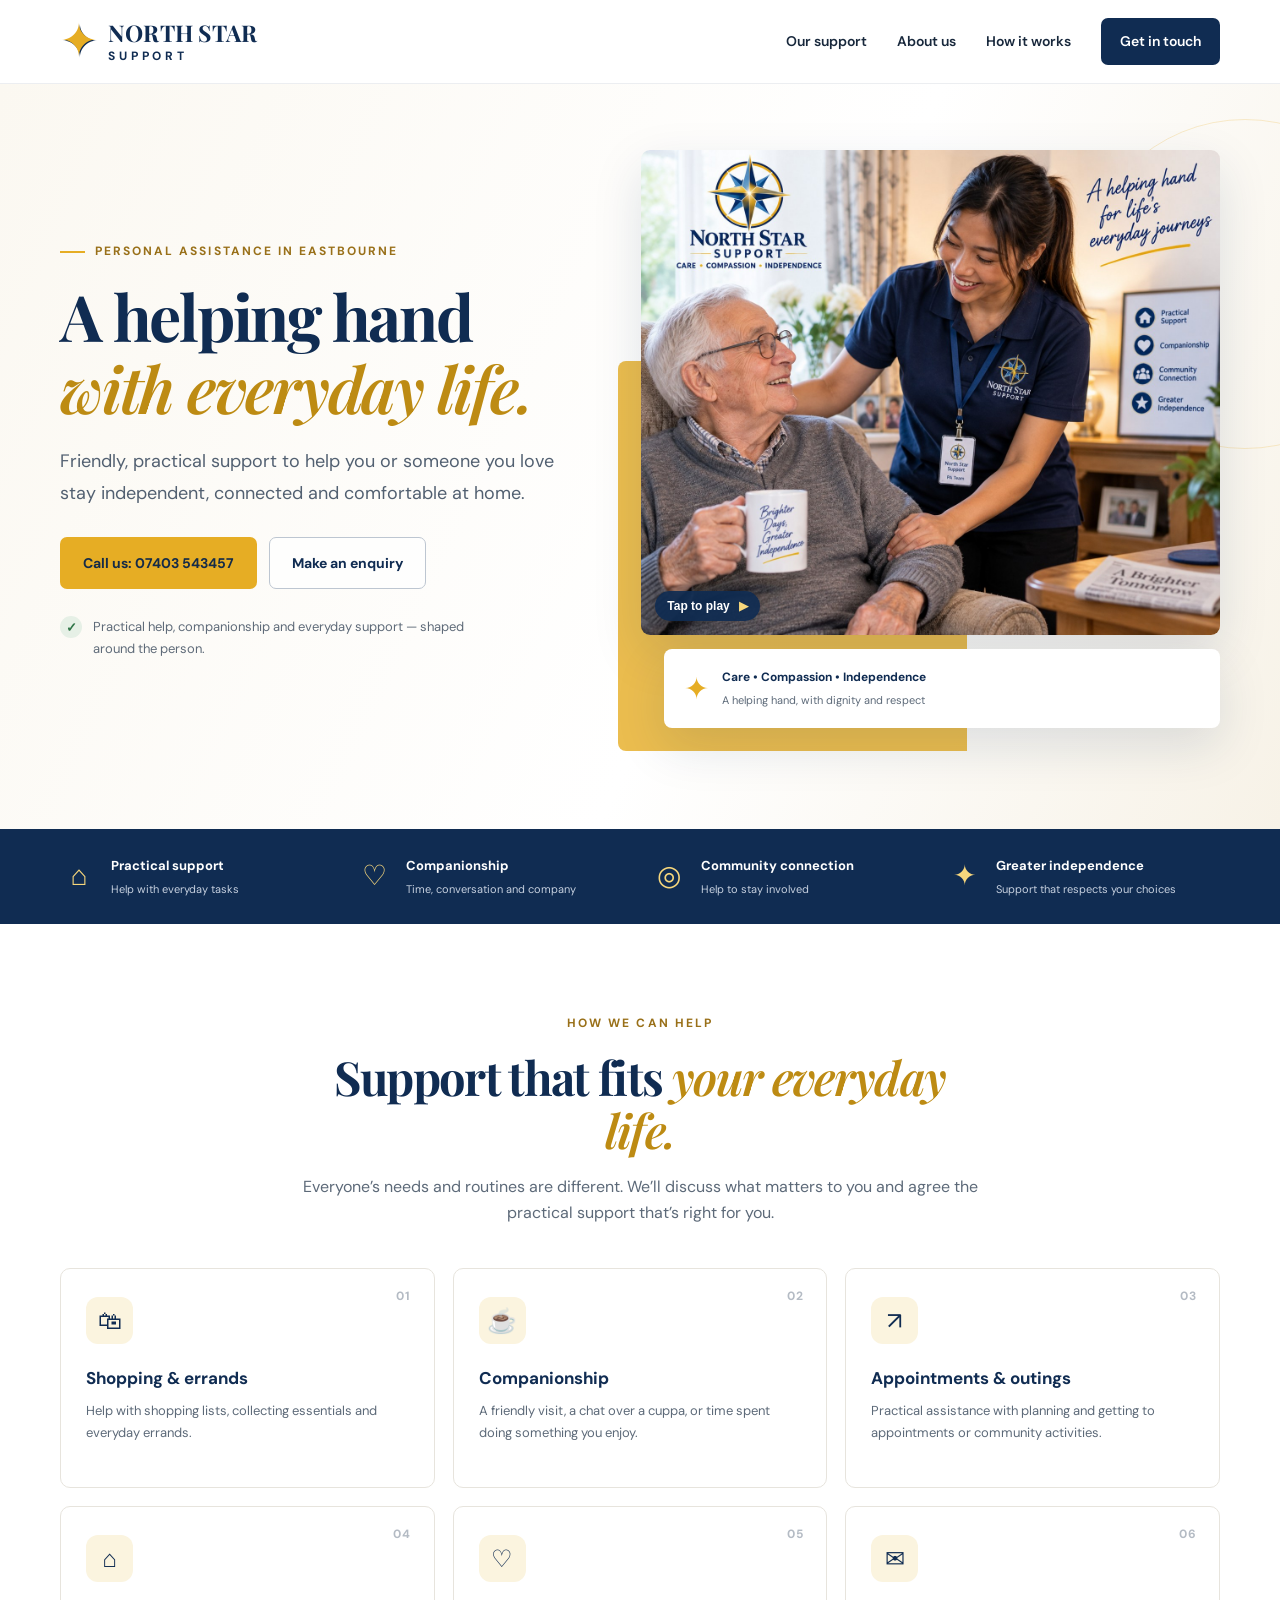
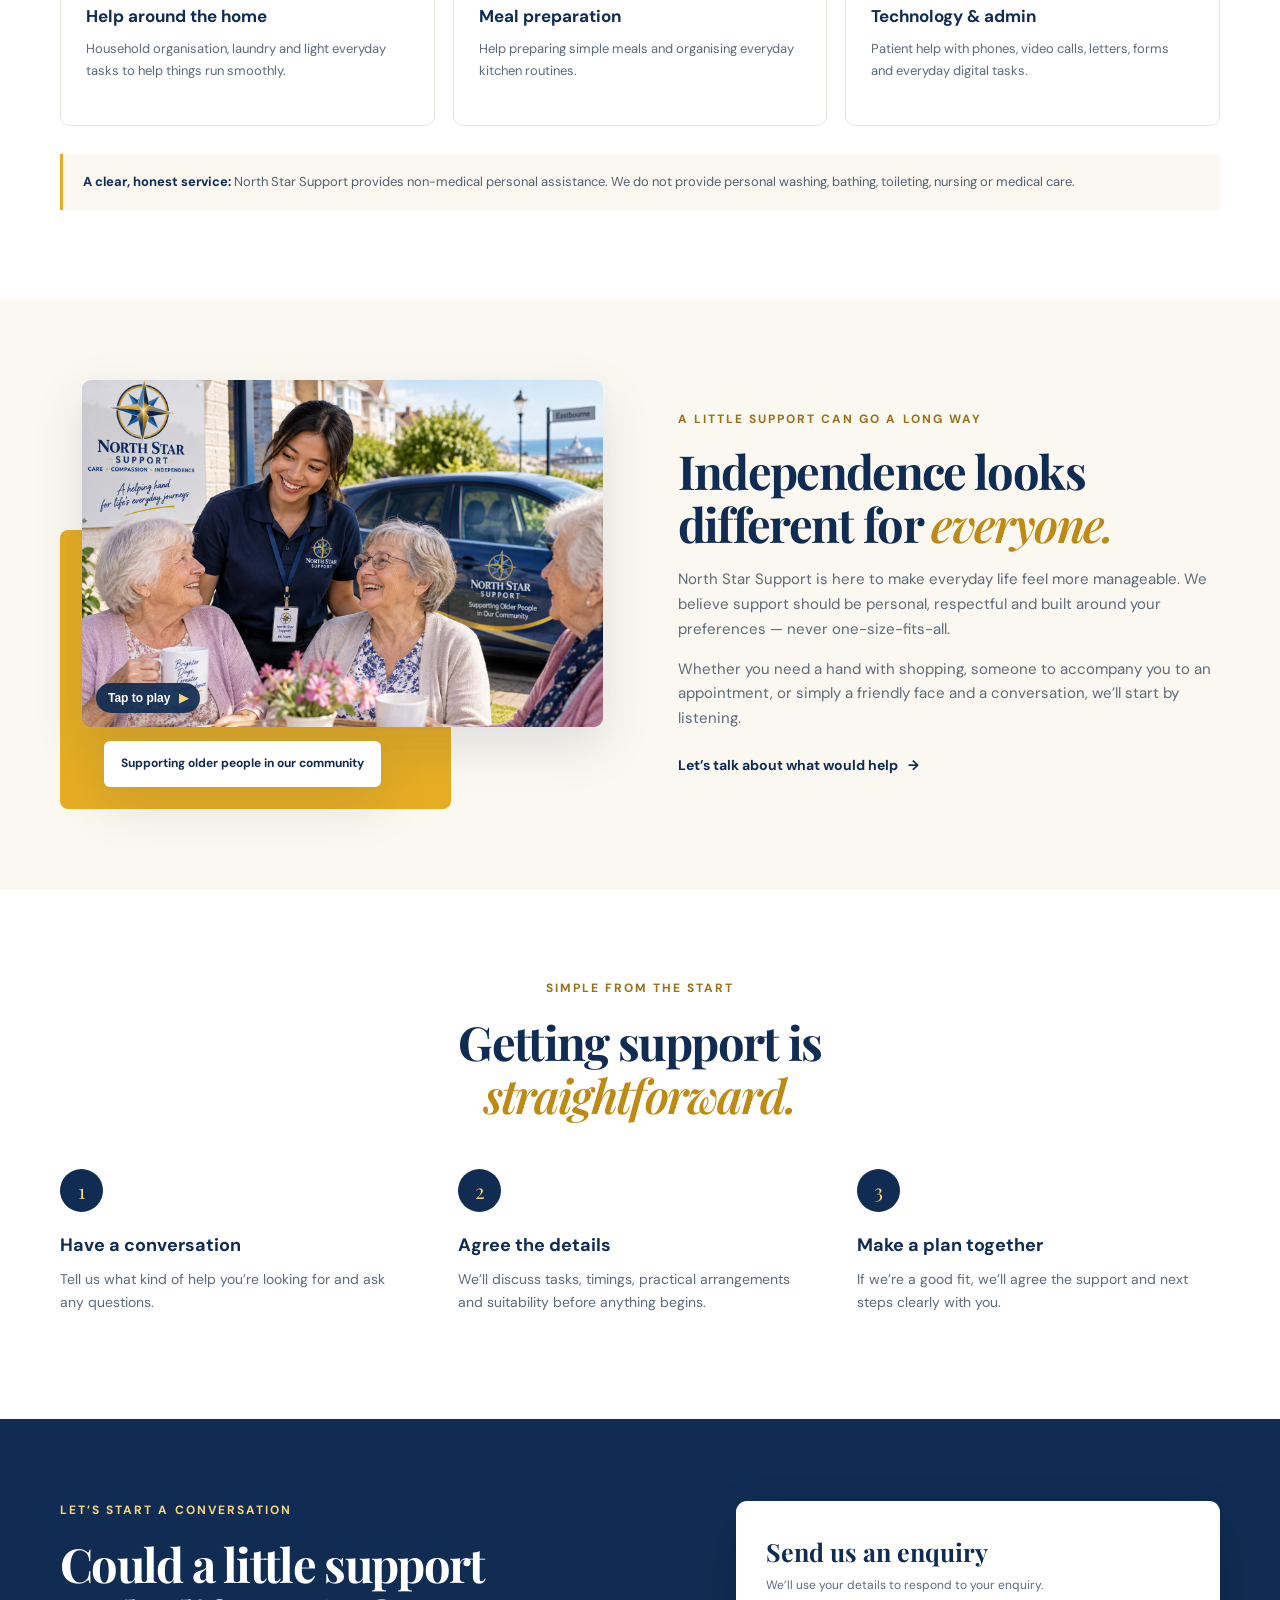
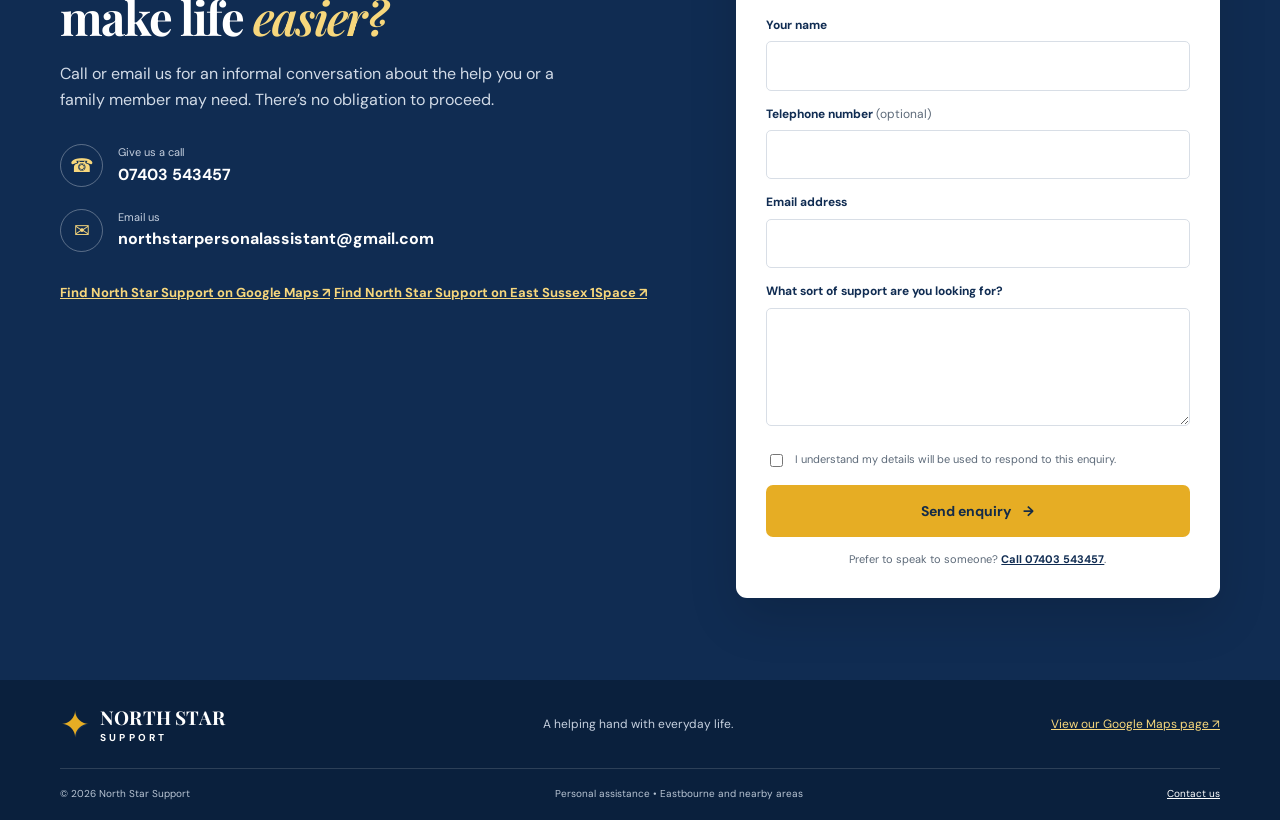
<file: index.html>
<!doctype html>
<html lang="en-GB">
<head>
  <meta charset="utf-8">
  <meta name="viewport" content="width=device-width, initial-scale=1">
  <meta name="theme-color" content="#102c52">
  <meta name="description" content="Friendly, practical personal assistance in Eastbourne and nearby areas. Help with shopping, appointments, companionship and everyday tasks, supporting independence at home.">
  <title>North Star Support | Personal Assistance in Eastbourne</title>
  <link rel="preconnect" href="https://fonts.googleapis.com">
  <link rel="preconnect" href="https://fonts.gstatic.com" crossorigin>
  <link href="https://fonts.googleapis.com/css2?family=DM+Sans:wght@400;500;600;700&family=Playfair+Display:wght@600;700&display=swap" rel="stylesheet">
  <link rel="stylesheet" href="styles.css">
</head>
<body>
  <a class="skip-link" href="#main">Skip to content</a>
  <header class="site-header">
    <div class="container header-inner">
      <a class="brand" href="#top" aria-label="North Star Support home">
        <span class="brand-star" aria-hidden="true">✦</span>
        <span class="brand-words"><strong>North Star</strong><span>SUPPORT</span></span>
      </a>
      <button class="menu-toggle" aria-expanded="false" aria-controls="main-nav">Menu <span aria-hidden="true">☰</span></button>
      <nav id="main-nav" class="main-nav" aria-label="Main navigation">
        <a href="#services">Our support</a><a href="#about">About us</a><a href="#how-it-works">How it works</a><a href="#contact" class="nav-cta">Get in touch</a>
      </nav>
    </div>
  </header>

  <main id="main">
    <section class="hero" id="top">
      <div class="container hero-grid">
        <div class="hero-copy">
          <p class="eyebrow"><span></span> Personal assistance in Eastbourne</p>
          <h1>A helping hand <em>with everyday life.</em></h1>
          <p class="hero-intro">Friendly, practical support to help you or someone you love stay independent, connected and comfortable at home.</p>
          <div class="hero-actions">
            <a class="button button-gold" href="tel:07403543457">Call us: 07403 543457</a>
            <a class="button button-outline" href="#contact">Make an enquiry</a>
          </div>
          <div class="hero-note"><span class="check">✓</span><span>Practical help, companionship and everyday support — shaped around the person.</span></div>
        </div>
        <div class="hero-image-wrap">
          <button class="hero-media" type="button" aria-label="Tap to play North Star Support video" aria-pressed="false">
            <img class="hero-image" src="assets/support-at-home.jpg" alt="A North Star Support personal assistant sharing a friendly moment with an older man at home">
            <video class="hero-video" muted playsinline preload="metadata" aria-hidden="true" tabindex="-1">
              <source src="assets/support-animation.mp4" type="video/mp4">
            </video>
            <span class="media-hint">Tap to play <span aria-hidden="true">▶</span></span>
          </button>
          <div class="image-caption"><span class="caption-star">✦</span><span><strong>Care • Compassion • Independence</strong><small>A helping hand, with dignity and respect</small></span></div>
        </div>
      </div>
      <div class="hero-swoosh" aria-hidden="true"></div>
    </section>

    <section class="trust-strip" aria-label="Our approach">
      <div class="container trust-grid">
        <div><span class="trust-icon">⌂</span><span><strong>Practical support</strong><small>Help with everyday tasks</small></span></div>
        <div><span class="trust-icon">♡</span><span><strong>Companionship</strong><small>Time, conversation and company</small></span></div>
        <div><span class="trust-icon">◎</span><span><strong>Community connection</strong><small>Help to stay involved</small></span></div>
        <div><span class="trust-icon">✦</span><span><strong>Greater independence</strong><small>Support that respects your choices</small></span></div>
      </div>
    </section>

    <section class="section services" id="services">
      <div class="container">
        <div class="section-heading">
          <p class="eyebrow">How we can help</p>
          <h2>Support that fits <em>your everyday life.</em></h2>
          <p>Everyone’s needs and routines are different. We’ll discuss what matters to you and agree the practical support that’s right for you.</p>
        </div>
        <div class="service-grid">
          <article class="service-card"><span class="service-number">01</span><span class="service-icon">🛍</span><h3>Shopping & errands</h3><p>Help with shopping lists, collecting essentials and everyday errands.</p></article>
          <article class="service-card"><span class="service-number">02</span><span class="service-icon">☕</span><h3>Companionship</h3><p>A friendly visit, a chat over a cuppa, or time spent doing something you enjoy.</p></article>
          <article class="service-card"><span class="service-number">03</span><span class="service-icon">↗</span><h3>Appointments & outings</h3><p>Practical assistance with planning and getting to appointments or community activities.</p></article>
          <article class="service-card"><span class="service-number">04</span><span class="service-icon">⌂</span><h3>Help around the home</h3><p>Household organisation, laundry and light everyday tasks to help things run smoothly.</p></article>
          <article class="service-card"><span class="service-number">05</span><span class="service-icon">♡</span><h3>Meal preparation</h3><p>Help preparing simple meals and organising everyday kitchen routines.</p></article>
          <article class="service-card"><span class="service-number">06</span><span class="service-icon">✉</span><h3>Technology & admin</h3><p>Patient help with phones, video calls, letters, forms and everyday digital tasks.</p></article>
        </div>
        <p class="service-boundary"><strong>A clear, honest service:</strong> North Star Support provides non-medical personal assistance. We do not provide personal washing, bathing, toileting, nursing or medical care.</p>
      </div>
    </section>

    <section class="about-section" id="about">
      <div class="container about-grid">
        <div class="about-image-wrap">
          <button class="hero-media community-media" type="button" aria-label="Tap to play community support video" aria-pressed="false">
            <img class="hero-image" src="assets/community-support.jpg" alt="A North Star Support assistant chatting with older women in the Eastbourne community">
            <video class="hero-video" muted playsinline preload="metadata" aria-hidden="true" tabindex="-1">
              <source src="assets/community-animation.mp4" type="video/mp4">
            </video>
            <span class="media-hint">Tap to play <span aria-hidden="true">▶</span></span>
          </button>
          <span class="photo-label">Supporting older people in our community</span>
        </div>
        <div class="about-copy"><p class="eyebrow">A little support can go a long way</p><h2>Independence looks different for <em>everyone.</em></h2><p>North Star Support is here to make everyday life feel more manageable. We believe support should be personal, respectful and built around your preferences — never one-size-fits-all.</p><p>Whether you need a hand with shopping, someone to accompany you to an appointment, or simply a friendly face and a conversation, we’ll start by listening.</p><a class="text-link" href="#contact">Let’s talk about what would help <span aria-hidden="true">→</span></a></div>
      </div>
    </section>

    <section class="section process" id="how-it-works">
      <div class="container">
        <div class="section-heading"><p class="eyebrow">Simple from the start</p><h2>Getting support is <em>straightforward.</em></h2></div>
        <div class="steps-grid">
          <article class="step"><span>1</span><h3>Have a conversation</h3><p>Tell us what kind of help you’re looking for and ask any questions.</p></article>
          <article class="step"><span>2</span><h3>Agree the details</h3><p>We’ll discuss tasks, timings, practical arrangements and suitability before anything begins.</p></article>
          <article class="step"><span>3</span><h3>Make a plan together</h3><p>If we’re a good fit, we’ll agree the support and next steps clearly with you.</p></article>
        </div>
      </div>
    </section>

    <section class="contact-section" id="contact">
      <div class="container contact-grid">
        <div class="contact-copy"><p class="eyebrow eyebrow-light">Let’s start a conversation</p><h2>Could a little support make life <em>easier?</em></h2><p>Call or email us for an informal conversation about the help you or a family member may need. There’s no obligation to proceed.</p>
          <a class="contact-line" href="tel:07403543457"><span class="contact-symbol">☎</span><span><small>Give us a call</small><strong>07403 543457</strong></span></a>
          <a class="contact-line" href="mailto:northstarpersonalassistant@gmail.com"><span class="contact-symbol">✉</span><span><small>Email us</small><strong>northstarpersonalassistant@gmail.com</strong></span></a>
          <a class="map-link" href="https://www.google.com/maps/place/North+Star+Support/@50.8205887,0.2245614,12z/data=!3m1!4b1!4m6!3m5!1s0x4c9fe5b619316225:0xdcc4a108189cf63d!8m2!3d50.8205888!4d0.2245614!16s%2Fg%2F11zxp9crf4?entry=ttu&amp;g_ep=EgoyMDI2MTAxMi4wIKXMDSoASAFQAw%3D%3D" target="_blank" rel="noopener noreferrer">Find North Star Support on Google Maps ↗</a>
          <a class="map-link" href="https://1space.eastsussex.gov.uk/Services/7376/North-Star-Support" target="_blank" rel="noopener noreferrer">Find North Star Support on East Sussex 1Space ↗</a>
        </div>
        <form class="contact-form" name="client-enquiry" method="POST" data-netlify="true" netlify-honeypot="bot-field" action="/thank-you.html">
          <input type="hidden" name="form-name" value="client-enquiry">
          <p class="hidden"><label>Do not fill this in: <input name="bot-field"></label></p>
          <h3>Send us an enquiry</h3><p class="form-intro">We’ll use your details to respond to your enquiry.</p>
          <label for="name">Your name</label><input id="name" name="name" autocomplete="name" required>
          <label for="phone">Telephone number <span>(optional)</span></label><input id="phone" name="phone" type="tel" autocomplete="tel">
          <label for="email">Email address</label><input id="email" name="email" type="email" autocomplete="email" required>
          <label for="support">What sort of support are you looking for?</label><textarea id="support" name="support" rows="4" required></textarea>
          <label class="consent"><input type="checkbox" name="privacy-acknowledged" value="yes" required><span>I understand my details will be used to respond to this enquiry.</span></label>
          <button class="button button-gold form-button" type="submit">Send enquiry <span aria-hidden="true">→</span></button>
          <p class="form-footnote">Prefer to speak to someone? <a href="tel:07403543457">Call 07403 543457</a>.</p>
        </form>
      </div>
    </section>
  </main>

  <footer class="site-footer"><div class="container footer-main"><a class="brand brand-footer" href="#top"><span class="brand-star" aria-hidden="true">✦</span><span class="brand-words"><strong>North Star</strong><span>SUPPORT</span></span></a><p>A helping hand with everyday life.</p><a href="https://www.google.com/maps/place/North+Star+Support/@50.8205887,0.2245614,12z/data=!3m1!4b1!4m6!3m5!1s0x4c9fe5b619316225:0xdcc4a108189cf63d!8m2!3d50.8205888!4d0.2245614!16s%2Fg%2F11zxp9crf4?entry=ttu&amp;g_ep=EgoyMDI2MTAxMi4wIKXMDSoASAFQAw%3D%3D" target="_blank" rel="noopener noreferrer">View our Google Maps page ↗</a></div><div class="container footer-bottom"><span>© <span id="year">2026</span> North Star Support</span><span>Personal assistance • Eastbourne and nearby areas</span><a href="mailto:northstarpersonalassistant@gmail.com">Contact us</a></div></footer>
  <script src="script.js"></script>
</body>
</html>
</file>
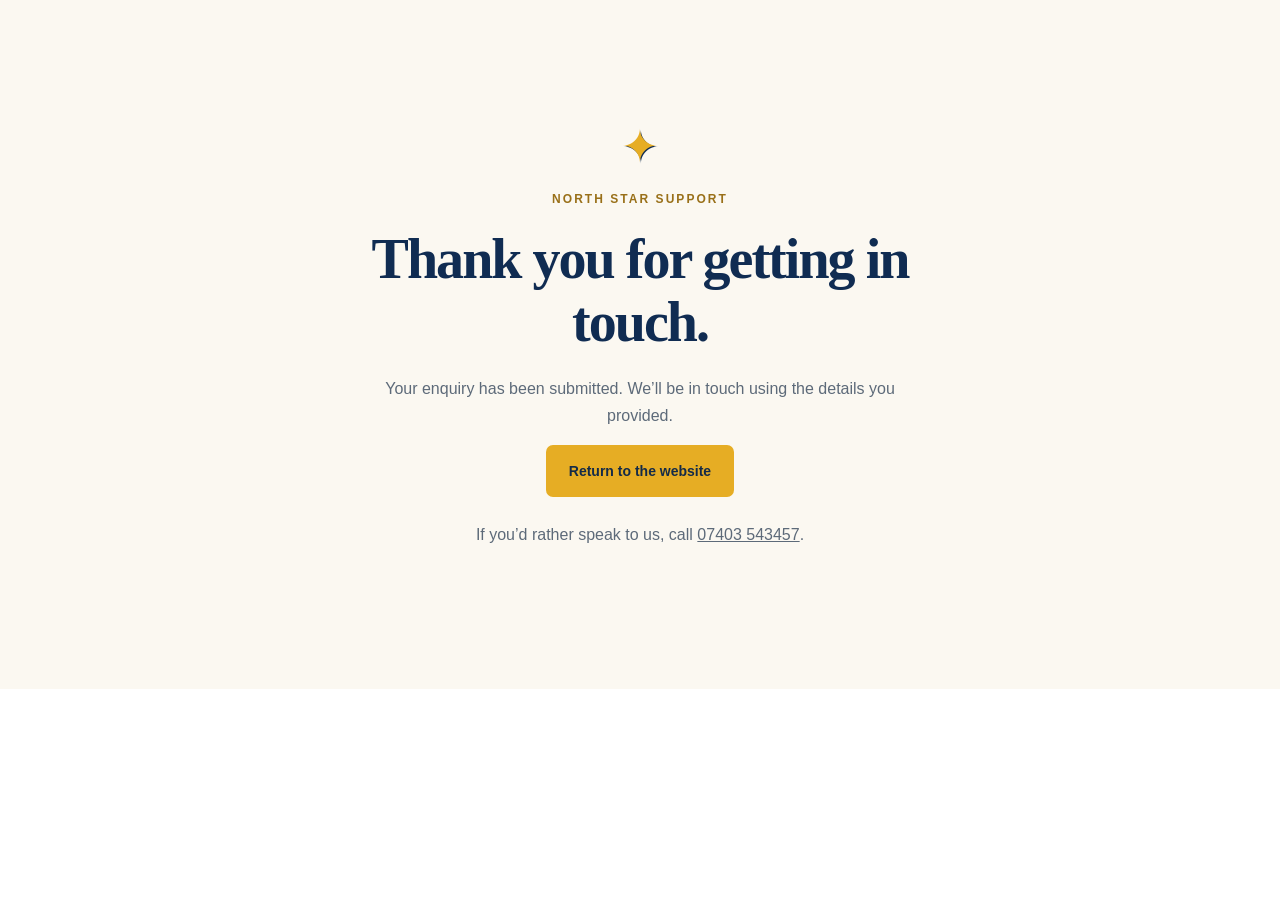
<file: thank-you.html>
<!doctype html><html lang="en-GB"><head><meta charset="utf-8"><meta name="viewport" content="width=device-width, initial-scale=1"><meta name="theme-color" content="#102c52"><title>Thank you | North Star Support</title><link rel="stylesheet" href="styles.css"></head><body><main class="section" style="min-height:75vh;background:#fbf8f1;display:grid;place-items:center"><div style="max-width:620px;text-align:center;padding:35px"><div class="brand-star" aria-hidden="true">✦</div><p class="eyebrow" style="justify-content:center;margin-top:20px">North Star Support</p><h1 style="font-size:clamp(38px,6vw,56px)">Thank you for getting in touch.</h1><p style="color:#5d6a79">Your enquiry has been submitted. We’ll be in touch using the details you provided.</p><a class="button button-gold" href="/">Return to the website</a><p style="margin-top:25px;color:#5d6a79">If you’d rather speak to us, call <a href="tel:07403543457">07403 543457</a>.</p></div></main></body></html>
</file>
<file: styles.css>
:root{--navy:#102c52;--navy2:#173c69;--gold:#e6ad24;--gold-light:#f7d77c;--ink:#18283c;--muted:#5d6a79;--cream:#fbf8f1;--line:#e7e4dd;--white:#fff;--shadow:0 18px 50px rgba(16,44,82,.13)}
*{box-sizing:border-box}html{scroll-behavior:smooth;scroll-padding-top:90px}body{margin:0;font-family:'DM Sans',Arial,sans-serif;color:var(--ink);line-height:1.65;background:#fff}a{color:inherit}.container{width:min(1160px,calc(100% - 44px));margin-inline:auto}.skip-link{position:absolute;left:-999px;top:10px;background:#fff;padding:12px;z-index:99}.skip-link:focus{left:10px}.site-header{height:84px;display:flex;align-items:center;background:#fff;position:sticky;top:0;z-index:20;border-bottom:1px solid rgba(16,44,82,.08)}.header-inner{display:flex;align-items:center;justify-content:space-between;gap:28px}.brand{display:inline-flex;align-items:center;gap:10px;text-decoration:none;color:var(--navy)}.brand-star{font-size:45px;line-height:1;color:var(--gold);text-shadow:1px 1px 0 var(--navy);font-family:Georgia,serif}.brand-words{display:flex;flex-direction:column;line-height:1}.brand-words strong{font-family:'Playfair Display',Georgia,serif;text-transform:uppercase;font-size:23px;letter-spacing:.01em}.brand-words>span{font-size:12px;font-weight:700;letter-spacing:.32em;margin-top:6px}.main-nav{display:flex;align-items:center;gap:30px}.main-nav a{text-decoration:none;font-size:14px;font-weight:600}.main-nav a:hover,.text-link:hover,.map-link:hover{color:#a87400}.main-nav .nav-cta{background:var(--navy);color:#fff;border-radius:7px;padding:12px 19px}.menu-toggle{display:none;background:none;border:1px solid var(--line);padding:9px 12px;border-radius:6px;font:inherit;color:var(--navy)}.hero{position:relative;overflow:hidden;background:linear-gradient(115deg,#fbf8f1 0%,#fff 58%,#f7f2e7 100%);padding:66px 0 78px}.hero-grid{display:grid;grid-template-columns:.91fr 1.09fr;gap:56px;align-items:center;position:relative;z-index:1}.eyebrow{font-size:12px;letter-spacing:.17em;text-transform:uppercase;font-weight:700;color:#997019;margin:0 0 18px;display:flex;align-items:center;gap:10px}.eyebrow span{display:inline-block;width:25px;height:2px;background:var(--gold)}h1,h2,h3,p{margin-top:0}h1,h2{font-family:'Playfair Display',Georgia,serif;letter-spacing:-.035em;line-height:1.12;color:var(--navy)}h1{font-size:clamp(42px,5vw,65px);margin-bottom:23px}h1 em,h2 em{font-weight:600;color:#bd8b13}.hero-intro{font-size:18px;line-height:1.75;color:#526071;max-width:510px;margin-bottom:28px}.hero-actions{display:flex;flex-wrap:wrap;gap:12px}.button{display:inline-flex;align-items:center;justify-content:center;gap:12px;min-height:52px;padding:14px 22px;border-radius:7px;font:700 14px 'DM Sans',sans-serif;text-decoration:none;border:1px solid transparent;cursor:pointer;transition:transform .15s,box-shadow .15s}.button:hover{transform:translateY(-2px);box-shadow:0 9px 20px #102c5220}.button-gold{background:var(--gold);color:#142b48}.button-outline{border-color:#bdc6d1;color:var(--navy);background:rgba(255,255,255,.7)}.hero-note{display:flex;gap:11px;align-items:flex-start;font-size:13px;color:#5f6b79;margin-top:27px;max-width:410px}.check{display:grid;place-items:center;flex:0 0 22px;height:22px;border-radius:50%;background:#e6f0e6;color:#2f7547;font-weight:700}.hero-image-wrap{position:relative;padding:0 0 23px 23px}.hero-image-wrap:before{content:"";position:absolute;left:0;bottom:0;width:58%;height:65%;background:var(--gold);border-radius:8px 0 0 8px;opacity:.8}.hero-media{position:relative;display:block;width:100%;padding:0;border:0;background:transparent;cursor:pointer;text-align:left;border-radius:9px;isolation:isolate}
.hero-media .hero-image{position:relative;display:block;width:100%;height:auto;max-height:520px;object-fit:contain;object-position:center;border-radius:9px;box-shadow:var(--shadow);transition:opacity .2s}
.hero-video{position:absolute;inset:0;width:100%;height:100%;object-fit:contain;border-radius:9px;opacity:0;pointer-events:none;background:transparent;transition:opacity .2s}
.hero-media.is-playing .hero-video{opacity:1}
.hero-media.is-playing .hero-image{opacity:0}
.media-hint{position:absolute;left:14px;bottom:14px;display:inline-flex;align-items:center;gap:9px;padding:8px 12px;border-radius:999px;background:rgba(16,44,82,.92);color:#fff;font-size:12px;font-weight:700;box-shadow:0 3px 12px #0002;transition:opacity .2s}
.media-hint span{color:var(--gold-light)}
.hero-media.is-playing .media-hint{opacity:.0}
.hero-media:focus-visible{outline:3px solid #f3c74e;outline-offset:5px}
@media(hover:hover) and (pointer:fine){.hero-media:hover .media-hint{opacity:1}}
@media(prefers-reduced-motion:reduce){.hero-video,.hero-image,.media-hint{transition:none}}.image-caption{position:relative;right:auto;bottom:auto;display:flex;gap:13px;align-items:center;background:#fff;padding:15px 20px;border-radius:8px;box-shadow:var(--shadow);max-width:100%;margin:14px 0 0 23px}.caption-star{font-size:30px;color:var(--gold)}.image-caption strong,.image-caption small{display:block}.image-caption strong{font-size:12px;color:var(--navy)}.image-caption small{font-size:11px;color:var(--muted);margin-top:3px}.hero-swoosh{position:absolute;right:-130px;top:35px;width:330px;height:330px;border:1px solid #e6ad2438;border-radius:50%}.trust-strip{background:var(--navy);color:white;padding:24px 0}.trust-grid{display:grid;grid-template-columns:repeat(4,1fr);gap:20px}.trust-grid>div{display:flex;align-items:center;gap:13px}.trust-icon{font-size:28px;color:var(--gold-light);width:38px;text-align:center}.trust-grid strong,.trust-grid small{display:block}.trust-grid strong{font-size:13px}.trust-grid small{font-size:11px;color:#c6d0df;margin-top:3px}.section{padding:90px 0}.section-heading{text-align:center;max-width:680px;margin:0 auto 42px}.section-heading .eyebrow{justify-content:center}.section-heading h2,.about-copy h2,.contact-copy h2{font-size:clamp(34px,4vw,47px);margin-bottom:17px}.section-heading>p:last-child{color:var(--muted);margin-bottom:0}.services{background:#fff}.service-grid{display:grid;grid-template-columns:repeat(3,1fr);gap:18px}.service-card{position:relative;border:1px solid var(--line);border-radius:10px;padding:28px 25px 25px;min-height:220px;background:#fff;transition:transform .18s,box-shadow .18s}.service-card:hover{transform:translateY(-4px);box-shadow:var(--shadow)}.service-number{position:absolute;right:22px;top:18px;font-size:12px;font-weight:700;color:#b4bbc4;letter-spacing:.1em}.service-icon{display:grid;place-items:center;width:47px;height:47px;border-radius:12px;background:#fbf4df;color:var(--navy);font-size:24px;margin-bottom:20px}.service-card h3{font-size:17px;color:var(--navy);margin-bottom:8px}.service-card p{font-size:13px;color:var(--muted);margin-bottom:0}.service-boundary{margin:28px 0 0;padding:17px 20px;border-left:3px solid var(--gold);background:var(--cream);color:#526071;font-size:13px}.service-boundary strong{color:var(--navy)}.about-section{background:var(--cream);padding:80px 0}.about-grid{display:grid;grid-template-columns:1fr 1fr;align-items:center;gap:75px}.about-image-wrap{position:relative;padding:0 0 22px 22px}.about-image-wrap:before{content:"";position:absolute;left:0;bottom:0;width:72%;height:65%;background:var(--gold);border-radius:8px}.about-image-wrap img{position:relative;width:100%;height:auto;max-height:440px;object-fit:contain;object-position:center;border-radius:8px;box-shadow:var(--shadow);display:block}.photo-label{position:relative;display:inline-block;bottom:auto;right:auto;margin:14px 0 0 22px;background:#fff;color:var(--navy);padding:13px 17px;border-radius:6px;font-size:12px;font-weight:700;box-shadow:var(--shadow);max-width:calc(100% - 22px)}.about-copy .eyebrow{margin-bottom:15px}.about-copy p:not(.eyebrow){color:var(--muted);font-size:15px}.text-link{display:inline-flex;gap:10px;align-items:center;text-decoration:none;font-size:14px;font-weight:700;color:var(--navy);margin-top:8px}.process{background:#fff}.steps-grid{display:grid;grid-template-columns:repeat(3,1fr);gap:35px}.step{padding:5px 20px 0 0}.step>span{display:grid;place-items:center;width:43px;height:43px;background:var(--navy);color:var(--gold-light);border-radius:50%;font-family:'Playfair Display',Georgia,serif;font-size:20px;margin-bottom:19px}.step h3{font-size:18px;color:var(--navy);margin-bottom:8px}.step p{font-size:14px;color:var(--muted)}.contact-section{background:var(--navy);padding:82px 0;color:#fff}.contact-grid{display:grid;grid-template-columns:1fr .82fr;gap:85px;align-items:start}.eyebrow-light{color:var(--gold-light)}.contact-copy h2{color:#fff;max-width:530px}.contact-copy h2 em{color:var(--gold-light)}.contact-copy>p:not(.eyebrow){color:#d2dbe7;max-width:500px;margin-bottom:30px}.contact-line{display:flex;align-items:center;gap:15px;color:#fff;text-decoration:none;margin:20px 0}.contact-symbol{display:grid;place-items:center;width:43px;height:43px;border:1px solid #ffffff50;border-radius:50%;color:var(--gold-light);font-size:19px}.contact-line small,.contact-line strong{display:block}.contact-line small{font-size:11px;color:#c6d0df}.contact-line strong{font-size:16px;overflow-wrap:anywhere}.map-link{display:inline-block;color:var(--gold-light);font-size:13px;font-weight:700;margin-top:10px}.contact-form{background:#fff;color:var(--ink);padding:30px;border-radius:11px;box-shadow:0 20px 50px #0002}.contact-form h3{font-family:'Playfair Display',Georgia,serif;color:var(--navy);font-size:25px;margin-bottom:4px}.form-intro{font-size:12px;color:var(--muted);margin-bottom:20px}.contact-form>label:not(.consent){display:block;font-size:12px;font-weight:700;margin:14px 0 6px;color:var(--navy)}.contact-form label span{font-weight:400;color:var(--muted)}.contact-form input:not([type=checkbox]),.contact-form textarea{width:100%;border:1px solid #d8dee6;border-radius:5px;padding:12px;font:inherit;font-size:14px;background:#fff;color:var(--ink)}.contact-form input:focus,.contact-form textarea:focus{outline:2px solid #e6ad2480;border-color:#b98814}.contact-form textarea{resize:vertical}.consent{display:flex;align-items:flex-start;gap:9px;font-size:11px;color:var(--muted);margin:15px 0}.consent input{margin-top:4px;accent-color:var(--navy)}.form-button{width:100%;border:0}.form-footnote{text-align:center;color:var(--muted);font-size:11px;margin:13px 0 0}.form-footnote a{color:var(--navy);font-weight:700}.hidden{display:none!important}.site-footer{background:#0a203d;color:#fff;padding:27px 0 0}.footer-main{display:flex;align-items:center;justify-content:space-between;gap:20px;padding-bottom:25px}.brand-footer{color:#fff}.brand-footer .brand-words strong{font-size:19px}.brand-footer .brand-words>span{font-size:10px}.brand-footer .brand-star{font-size:36px}.footer-main p{font-size:12px;color:#c6d0df;margin:0}.footer-main>a:last-child{font-size:12px;color:var(--gold-light)}.footer-bottom{border-top:1px solid #ffffff24;display:flex;justify-content:space-between;gap:15px;padding:17px 0;color:#b9c5d4;font-size:10px}.footer-bottom a{color:#fff}.button:focus-visible,a:focus-visible,button:focus-visible{outline:3px solid #f3c74e;outline-offset:3px}
@media(max-width:900px){.hero-grid{gap:35px}.hero-image{height:auto;max-height:460px}.trust-grid{grid-template-columns:repeat(2,1fr);row-gap:20px}.about-grid{gap:40px}.contact-grid{gap:35px}.main-nav{gap:18px}.main-nav a{font-size:13px}}
@media(max-width:680px){.container{width:min(100% - 32px,520px)}.site-header{height:72px}.brand-star{font-size:37px}.brand-words strong{font-size:19px}.brand-words>span{font-size:10px}.menu-toggle{display:block}.main-nav{display:none;position:absolute;top:71px;left:0;right:0;padding:16px;background:#fff;border-bottom:1px solid var(--line);box-shadow:0 12px 20px #102c5210;flex-direction:column;align-items:stretch;gap:0}.main-nav.open{display:flex}.main-nav a{padding:13px 10px}.main-nav .nav-cta{text-align:center;margin-top:6px}.hero{padding:46px 0 55px}.hero-grid{grid-template-columns:1fr;gap:35px}.hero-copy{order:1}.hero-image-wrap{order:2;margin-right:10px}.hero-image{height:auto;max-height:420px}.image-caption{right:auto;max-width:100%;padding:12px;margin:12px 0 0 12px}.hero-intro{font-size:16px}.hero-actions{display:grid;grid-template-columns:1fr}.button{width:100%}.trust-grid{gap:18px 12px}.trust-grid>div{align-items:flex-start;gap:8px}.trust-icon{font-size:23px;width:28px}.trust-grid strong{font-size:12px}.trust-grid small{font-size:10px}.section{padding:65px 0}.service-grid{grid-template-columns:1fr;gap:12px}.service-card{min-height:auto;padding:22px}.service-icon{margin-bottom:13px}.about-section{padding:60px 0}.about-grid{grid-template-columns:1fr;gap:35px}.about-image-wrap img{height:auto;max-height:380px}.photo-label{right:auto;max-width:calc(100% - 12px);margin-left:12px}.steps-grid{grid-template-columns:1fr;gap:20px}.step{padding:0}.step>span{margin-bottom:12px}.contact-section{padding:60px 0}.contact-grid{grid-template-columns:1fr;gap:35px}.contact-form{padding:23px 19px}.footer-main{align-items:flex-start;flex-direction:column}.footer-main p{order:3}.footer-bottom{flex-wrap:wrap}.footer-bottom span:nth-child(2){order:3;width:100%}}
@media(prefers-reduced-motion:reduce){html{scroll-behavior:auto}*,*::before,*::after{transition:none!important}}

/* The second promotional image uses the same tap-to-play video behavior. */
.community-media{z-index:1}
.community-media .hero-image{max-height:440px}
.community-media .hero-video{max-height:none}
.about-image-wrap .photo-label{z-index:2;pointer-events:none}
</file>
